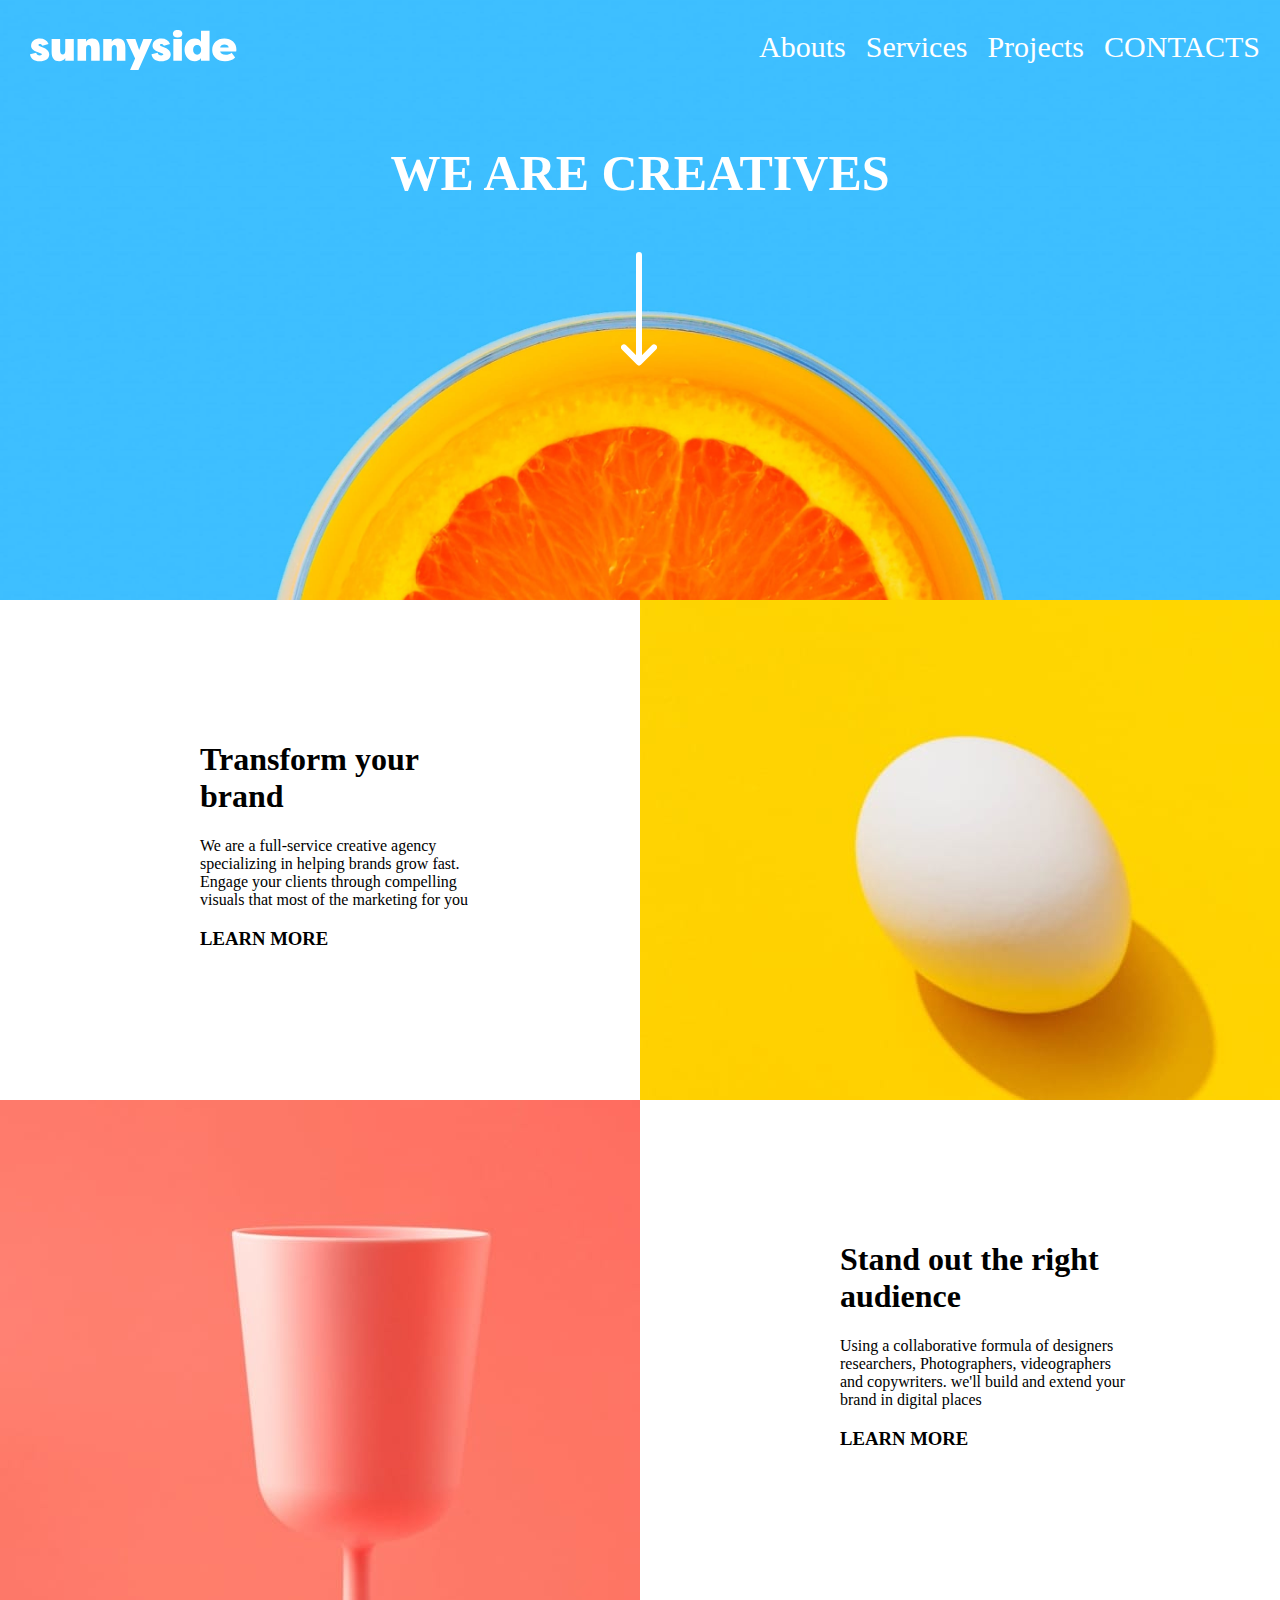
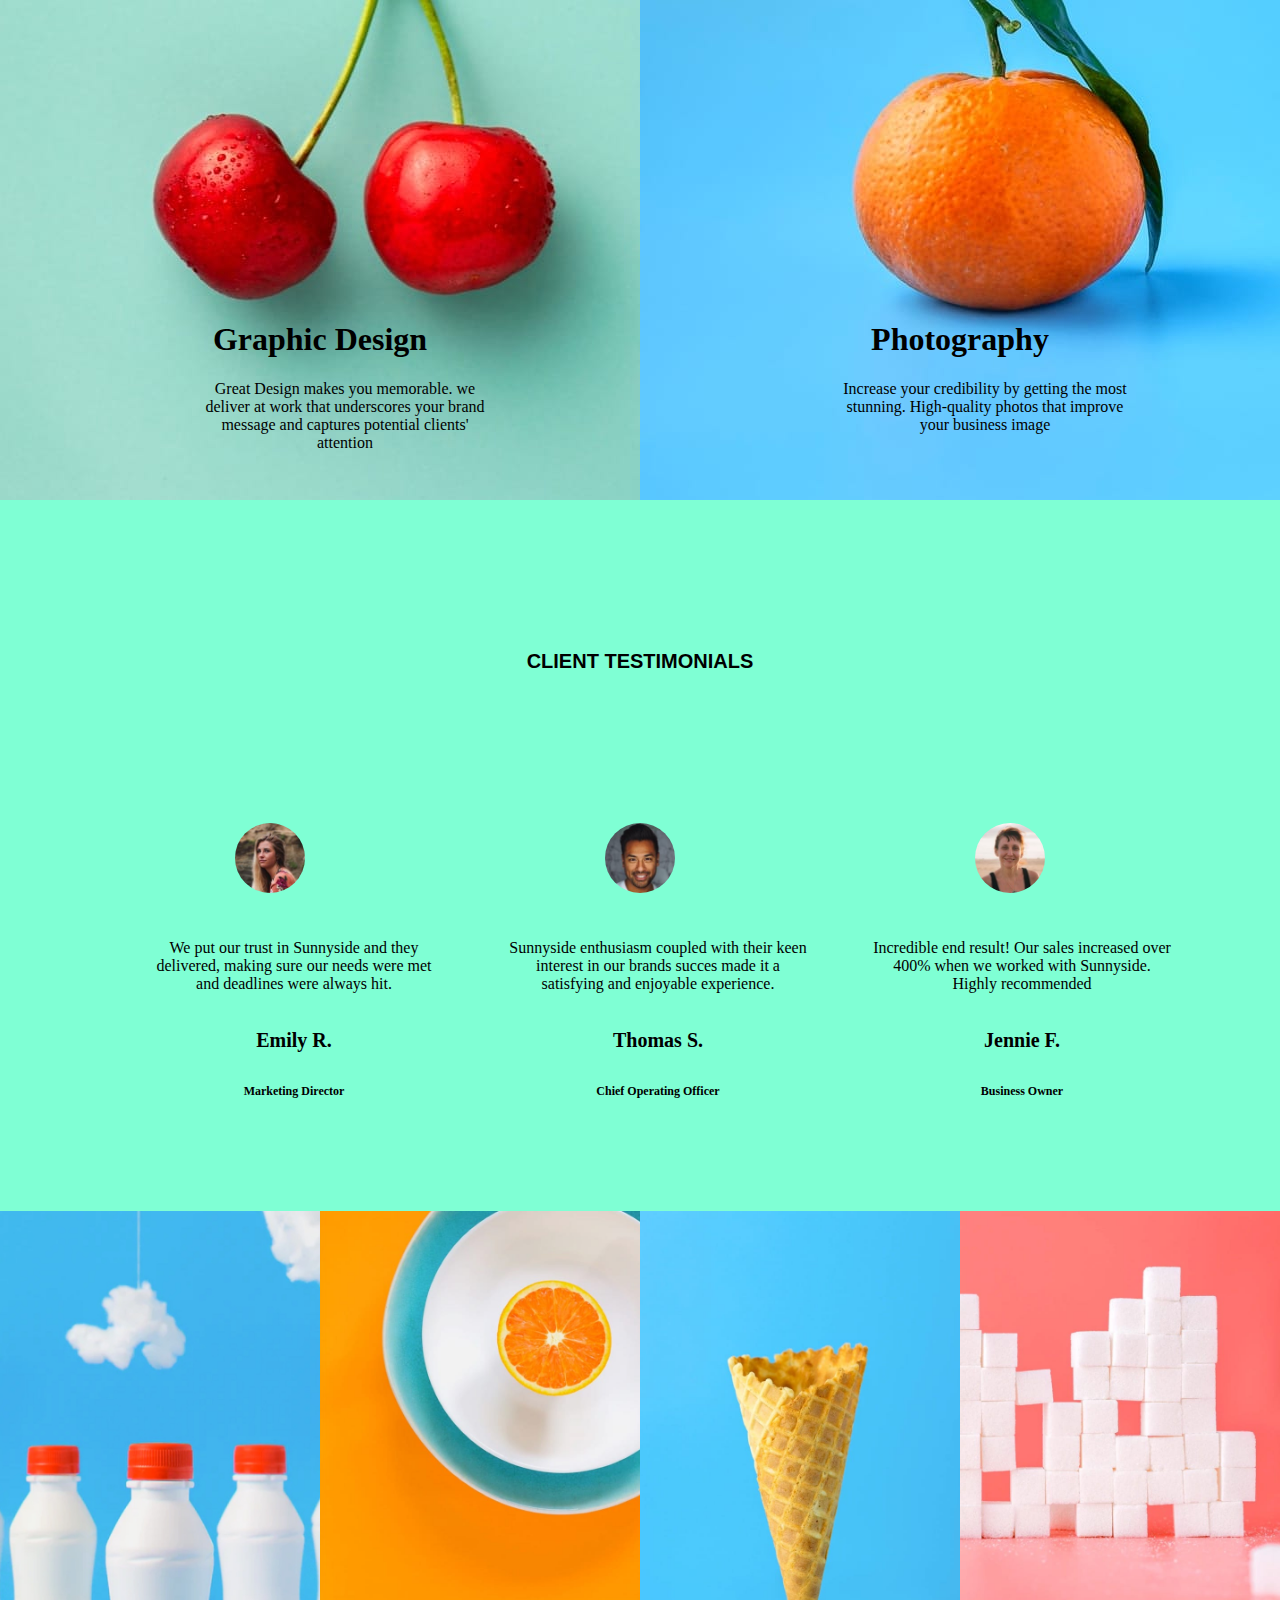
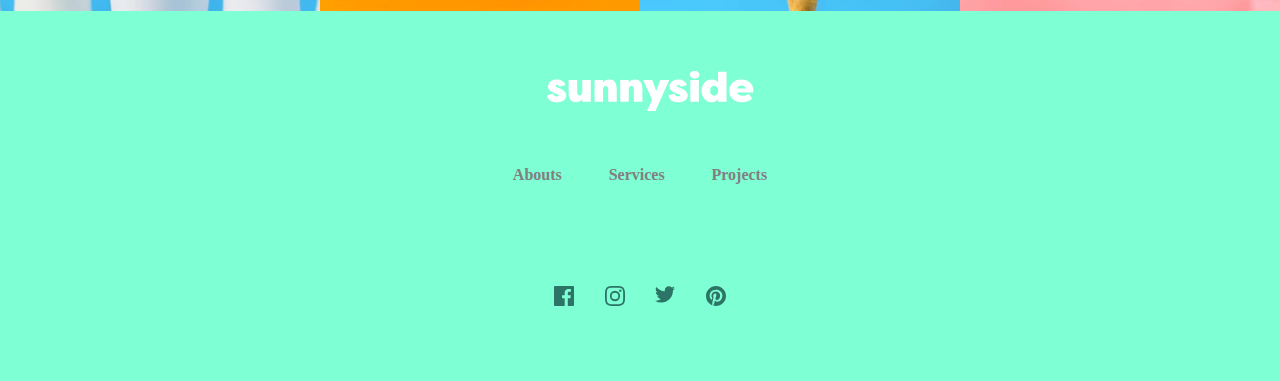
<file: index.html>
<!DOCTYPE html>
<html lang="en">

<head>
    <meta charset="UTF-8">
    <meta http-equiv="X-UA-Compatible" content="IE=edge">
    <meta name="viewport" content="width=device-width, initial-scale=1.0">
    <title>Document</title>
    <link rel="stylesheet" href="style.css">
    <link rel="stylesheet" href="https://cdnjs.cloudflare.com/ajax/libs/font-awesome/6.1.1/css/all.min.css" integrity="sha512-KfkfwYDsLkIlwQp6LFnl8zNdLGxu9YAA1QvwINks4PhcElQSvqcyVLLD9aMhXd13uQjoXtEKNosOWaZqXgel0g==" crossorigin="anonymous" referrerpolicy="no-referrer"
    />
</head>

<body>
    <div id="whole-page">
        <div id="contenu">
            <div class="header">
                <div class="sunnyside-logo">
                    <img src="images/logo.svg" alt="logo de sunnyside" title="SunnySide Logo" />
                </div>
                <div id="flex-container">
                    <div class="flex-box">
                        <div class="menu">
                            Abouts
                        </div>
                        <div class="menu">
                            Services
                        </div>
                        <div class="menu">
                            Projects
                        </div>
                        <div class="menu">
                            CONTACTS
                        </div>
                        <!--https://cdnjs.com/libraries/font-awesome-->
                        <!--https://fontawesome.com/icons/bars?s=solid-->
                        <div id="icon">
                            <i class="fa-solid fa-bars"></i>
                        </div>
                    </div>
                </div>
                <div class="main-title">
                    WE ARE CREATIVES
                </div>
                <div class="icon-arrow-down">
                    <img src="icon-arrow-down.svg" alt="#" title="#" />
                </div>
            </div>
            <div class="body-center-grid">
                <div class="grid-items-first-child">
                    <h1>
                        Transform your brand
                    </h1>
                    <p>
                        We are a full-service creative agency specializing in helping brands grow fast. Engage your clients through compelling visuals that most of the marketing for you
                    </p>
                    <h3>
                        LEARN MORE
                    </h3>
                </div>
                <div class="grid-items-second-child">

                </div>
                <div class="grid-items-third-child">

                </div>
                <div class="grid-items-fourth-child">
                    <h1>
                        Stand out the right audience
                    </h1>
                    <p>
                        Using a collaborative formula of designers researchers, Photographers, videographers and copywriters. we'll build and extend your brand in digital places
                    </p>
                    <h3>
                        LEARN MORE
                    </h3>
                </div>
                <div class="grid-items-fifth-child">
                    <h1>
                        Graphic Design
                    </h1>
                    <p>
                        Great Design makes you memorable. we deliver at work that underscores your brand message and captures potential clients' attention
                    </p>
                </div>
                <div class="grid-items-sixth-child">
                    <h1>
                        Photography
                    </h1>
                    <p>
                        Increase your credibility by getting the most stunning. High-quality photos that improve your business image
                    </p>
                </div>
            </div>
            <div class="client-testimonials">
                <div class="testimonial-title">
                    CLIENT TESTIMONIALS
                </div>
                <div class="image-container-container">
                    <div class="image-container">
                        <div class="round-image">
                            <img src="images/image-emily.jpg" alt=" " title=" " />
                        </div>

                        <div class="round-image ">
                            <img src="images/image-thomas.jpg " alt=" " title=" " />
                        </div>

                        <div class="round-image ">
                            <img src="images/image-jennie.jpg " alt=" " title=" " />
                        </div>
                    </div>
                    <div class="paragraph-container">
                        <p class="image-container-paragraph ">
                            We put our trust in Sunnyside and they delivered, making sure our needs were met and deadlines were always hit.
                        </p>
                        <p class="image-container-paragraph ">
                            Sunnyside enthusiasm coupled with their keen interest in our brands succes made it a satisfying and enjoyable experience.
                        </p>
                        <p class="image-container-paragraph ">
                            Incredible end result! Our sales increased over 400% when we worked with Sunnyside. Highly recommended
                        </p>
                    </div>
                    <div class="client-names">
                        <p>
                            Emily R.
                        </p>
                        <p>
                            Thomas S.
                        </p>
                        <p>
                            Jennie F.
                        </p>
                    </div>
                    <div class="client-post">
                        <p>
                            Marketing Director
                        </p>
                        <p>
                            Chief Operating Officer
                        </p>
                        <p>
                            Business Owner
                        </p>
                    </div>
                </div>

            </div>
            <div class="last-image-flex-container ">
                <div class="flex-items-1">

                </div>
                <div class="flex-items-2">

                </div>
                <div class="flex-items-3">

                </div>
                <div class="flex-items-4">

                </div>
            </div>
            <div class="footer-container">
                <div class="footer-container-title">
                    <img src="images/logo.svg" alt="" title="" />
                </div>
                <div class="footer-container-flex1">
                    <div class="footer-container-flex1-item-1">
                        <h4>Abouts</h4>
                    </div>
                    <div class="footer-container-flex1-item-1">
                        <h4>Services</h4>
                    </div>
                    <div class="footer-container-flex1-item-1">
                        <h4>Projects</h4>
                    </div>
                </div>
                <div class="footer-container-flex2">
                    <div class="image-first">
                        <img src="images/icon-facebook.svg" alt="" title="" />
                    </div>
                    <div class="image-second">
                        <img src="images/icon-instagram.svg" alt="" title="" />
                    </div>
                    <div class="image-third">
                        <img src="images/icon-twitter.svg" alt="" title="" />
                    </div>
                    <div class="image-third">
                        <img src="images/icon-pinterest.svg" alt="" title="" />
                    </div>
                </div>
            </div>
        </div>
    </div>
</body>

</html>
</file>
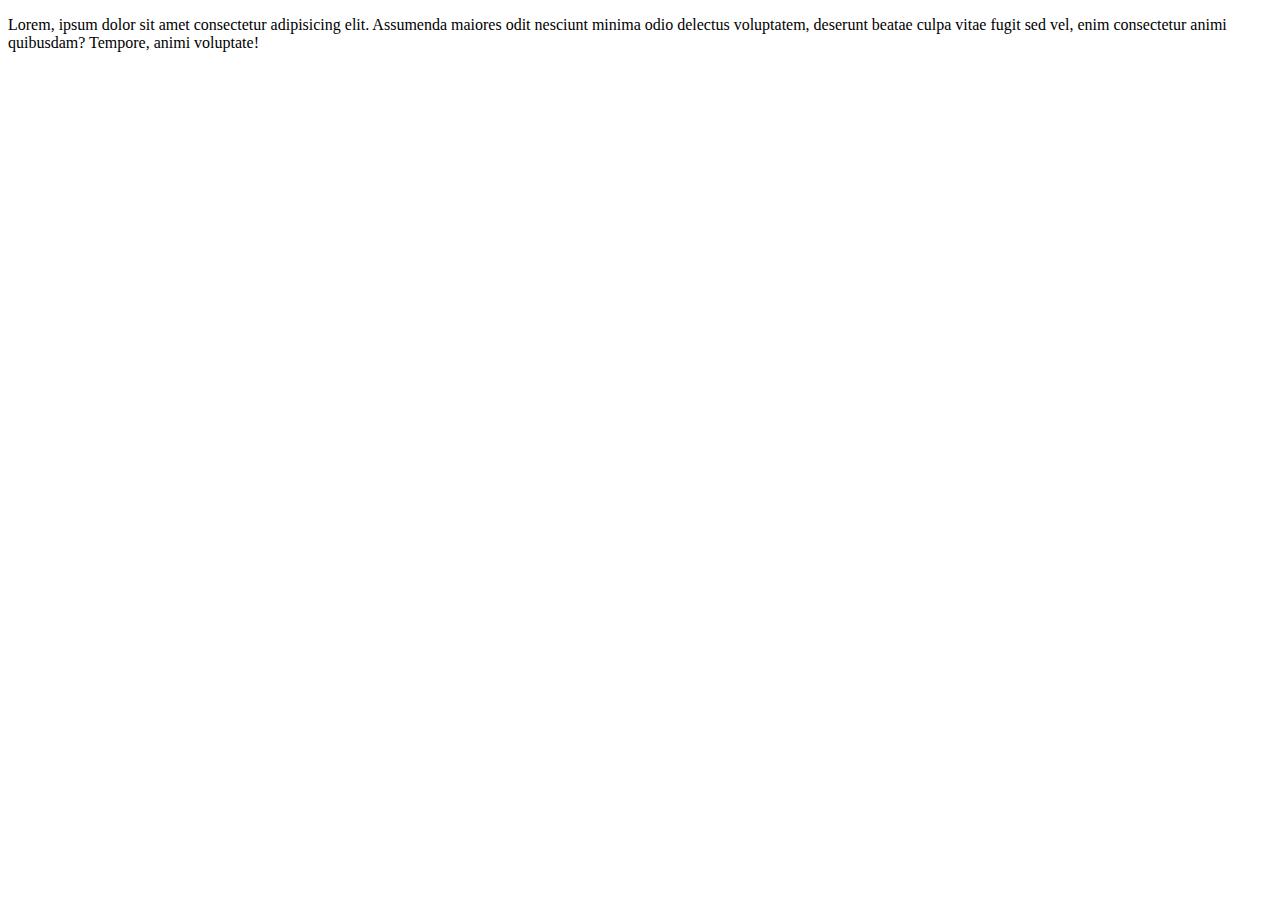
<file: html.html>
<!DOCTYPE html>
<html lang="en">

<head>
    <meta charset="UTF-8">
    <meta http-equiv="X-UA-Compatible" content="IE=edge">
    <meta name="viewport" content="width=device-width, initial-scale=1.0">
    <title>Document</title>
</head>

<body>
    <div>
        <p>
            Lorem, ipsum dolor sit amet consectetur adipisicing elit. Assumenda maiores odit nesciunt minima odio delectus voluptatem, deserunt beatae culpa vitae fugit sed vel, enim consectetur animi quibusdam? Tempore, animi voluptate!
        </p>
    </div>
</body>

</html>
</file>
<file: style.css>
html,
body,
div {
    margin: 0;
}

@media screen and (max-width:760px) {
    div.flex-box div#icon {
        display: block;
    }
    div.flex-box div.menu {
        display: none;
    }
    div#whole-page div#contenu div.header {
        background-image: url(Desktop/image-header.jpg);
        background-repeat: no-repeat;
        height: 300px;
        background-position: center;
        background-size: cover;
    }
    div.header div.main-title {
        font-size: 10px;
        font-weight: bold;
        color: white;
        text-align: center;
    }
}

div#whole-page div#contenu div.header {
    background-image: url(Desktop/image-header.jpg);
    background-repeat: no-repeat;
    height: 600px;
    background-position: center;
    background-size: cover;
}

div.sunnyside-logo img {
    padding: 30px;
    height: 40px;
    display: inline;
}

div.sunnyside-logo {
    display: inline;
}

div.flex-box div {
    color: white;
    font-family: consolas;
    font-size: 30px;
    padding-top: 30px;
    padding-right: 20px;
}

div.flex-box {
    display: flex;
    text-align: center;
    height: 25px;
}

div#flex-container {
    display: flex;
    float: right;
}

div.flex-box div:hover {
    cursor: pointer;
    color: red;
}

div.header div.main-title {
    font-family: 'Times New Roman', Times, serif;
    font-size: 50px;
    font-weight: bold;
    color: white;
    text-align: center;
    padding-top: 40px;
}

div.icon-arrow-down {
    width: 97%;
    align-content: center;
}

div.icon-arrow-down img {
    padding-left: 50%;
    padding-right: 50%;
    padding-top: 50px;
}

div.body-center-grid div {
    border: 2px solid black;
    height: 500px;
    border: none;
}

div.body-center-grid {
    display: grid;
    grid-template-columns: repeat(2, 50%);
}

div#icon {
    display: none;
}

div.body-center-grid div.grid-items-second-child {
    background-image: url(Desktop/image-transform.jpg);
}

div.body-center-grid div.grid-items-third-child {
    background-image: url(Desktop/image-stand-out.jpg);
}

div.body-center-grid div.grid-items-fifth-child {
    background-image: url(Desktop/image-graphic-design.jpg);
}

div.body-center-grid div.grid-items-sixth-child {
    background-image: url(image-photography.jpg);
}

div.body-center-grid div.grid-items-first-child h1 {
    padding-top: 120px;
}

div.body-center-grid div.grid-items-first-child h1,
p,
h3 {
    padding-left: 200px;
    padding-right: 150px;
}

div.body-center-grid div.grid-items-fourth-child h1 {
    padding-top: 120px;
}

div.body-center-grid div.grid-items-fourth-child h1,
p,
h3 {
    padding-left: 200px;
    padding-right: 150px;
}

div.body-center-grid div.grid-items-fifth-child h1 {
    padding-top: 300px;
    text-align: center;
}

div.body-center-grid div.grid-items-fifth-child p,
div.grid-items-sixth-child p {
    text-align: center;
}

div.body-center-grid div.grid-items-sixth-child h1 {
    padding-top: 300px;
    text-align: center;
}


/*div.body-center-grid div.grid-items-sixth-child p {
    text-align: center;
}*/

div.client-testimonials {
    background-color: aquamarine;
}

div.client-testimonials div.testimonial-title {
    text-align: center;
    padding-top: 150px;
    font-family: 'Franklin Gothic Medium', 'Arial Narrow', Arial, sans-serif;
    font-size: 20px;
    font-weight: bold;
}

div.image-container div.round-image img {
    display: inline;
    width: 70px;
    border-radius: 50%;
    padding: 150px;
}

div.image-container {
    display: flex;
    justify-content: center;
    height: 250px;
}

div.image-container div.round-image {
    padding-bottom: 10px;
}

div.paragraph-container p.image-container-paragraph {
    padding-left: 40px;
    width: 300px;
    text-align: center;
}

div.paragraph-container,
div.client-names,
div.client-post {
    display: grid;
    grid-template-columns: repeat(3, 28%);
    width: 1300px;
    align-items: center;
    justify-content: center;
}

div.client-names p,
div.client-post p {
    padding-left: 40px;
    width: 300px;
    text-align: center;
    font-weight: bold;
    font-size: 20px;
}

div.client-post p {
    font-size: 12px;
    padding-bottom: 100px;
}

div.last-image-flex-container {
    display: grid;
    grid-template-columns: repeat(4, 25%);
    height: 400px;
}

div.last-image-flex-container div.flex-items-1 {
    background-image: url(Desktop/image-gallery-milkbottles.jpg);
    background-repeat: no-repeat;
    background-position: center;
    background-size: cover;
}

div.last-image-flex-container div.flex-items-2 {
    background-image: url(Desktop/image-gallery-orange.jpg);
    background-repeat: no-repeat;
    background-position: center;
    background-size: cover;
}

div.last-image-flex-container div.flex-items-4 {
    background-image: url(Desktop/image-gallery-sugarcubes.jpg);
    background-repeat: no-repeat;
    background-position: center;
    background-size: cover;
}

div.last-image-flex-container div.flex-items-3 {
    background-image: url(Desktop/image-gallery-cone.jpg);
    background-repeat: no-repeat;
    background-position: center;
    background-size: cover;
}

div.footer-container {
    height: 250px;
    background-color: aquamarine;
    padding: 60px;
    color: gray
}

div.footer-container div.footer-container-title img {
    height: 40px;
    padding-left: 42%;
}

div.footer-container-flex1 {
    display: flex;
    justify-content: space-evenly;
    padding-left: 35%;
    padding-right: 35%;
    padding-top: 30px;
}

div.footer-container-flex2 {
    display: flex;
    justify-content: space-evenly;
    padding-left: 40%;
    padding-right: 40%;
    padding-top: 80px;
}

div.footer-container-flex1,
div.footer-container-flex2:hover {
    cursor: pointer;
}
</file>
